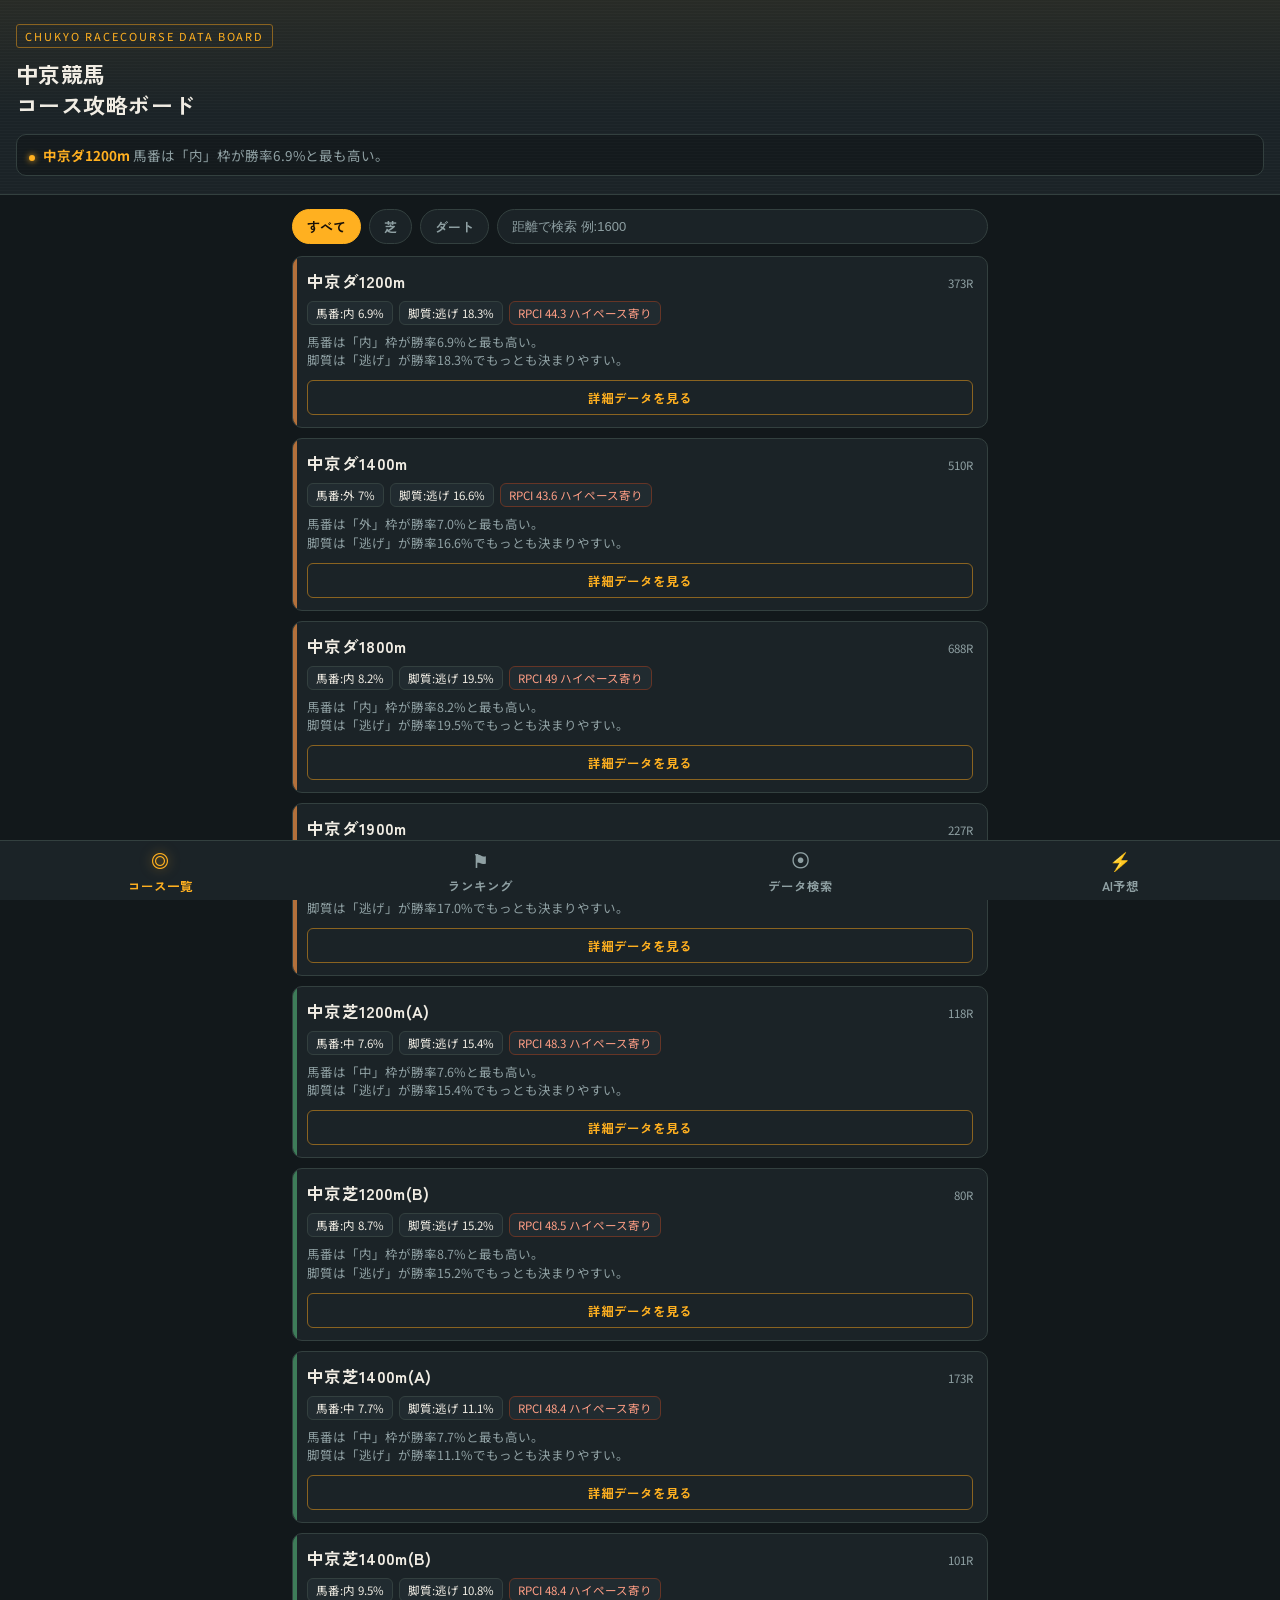
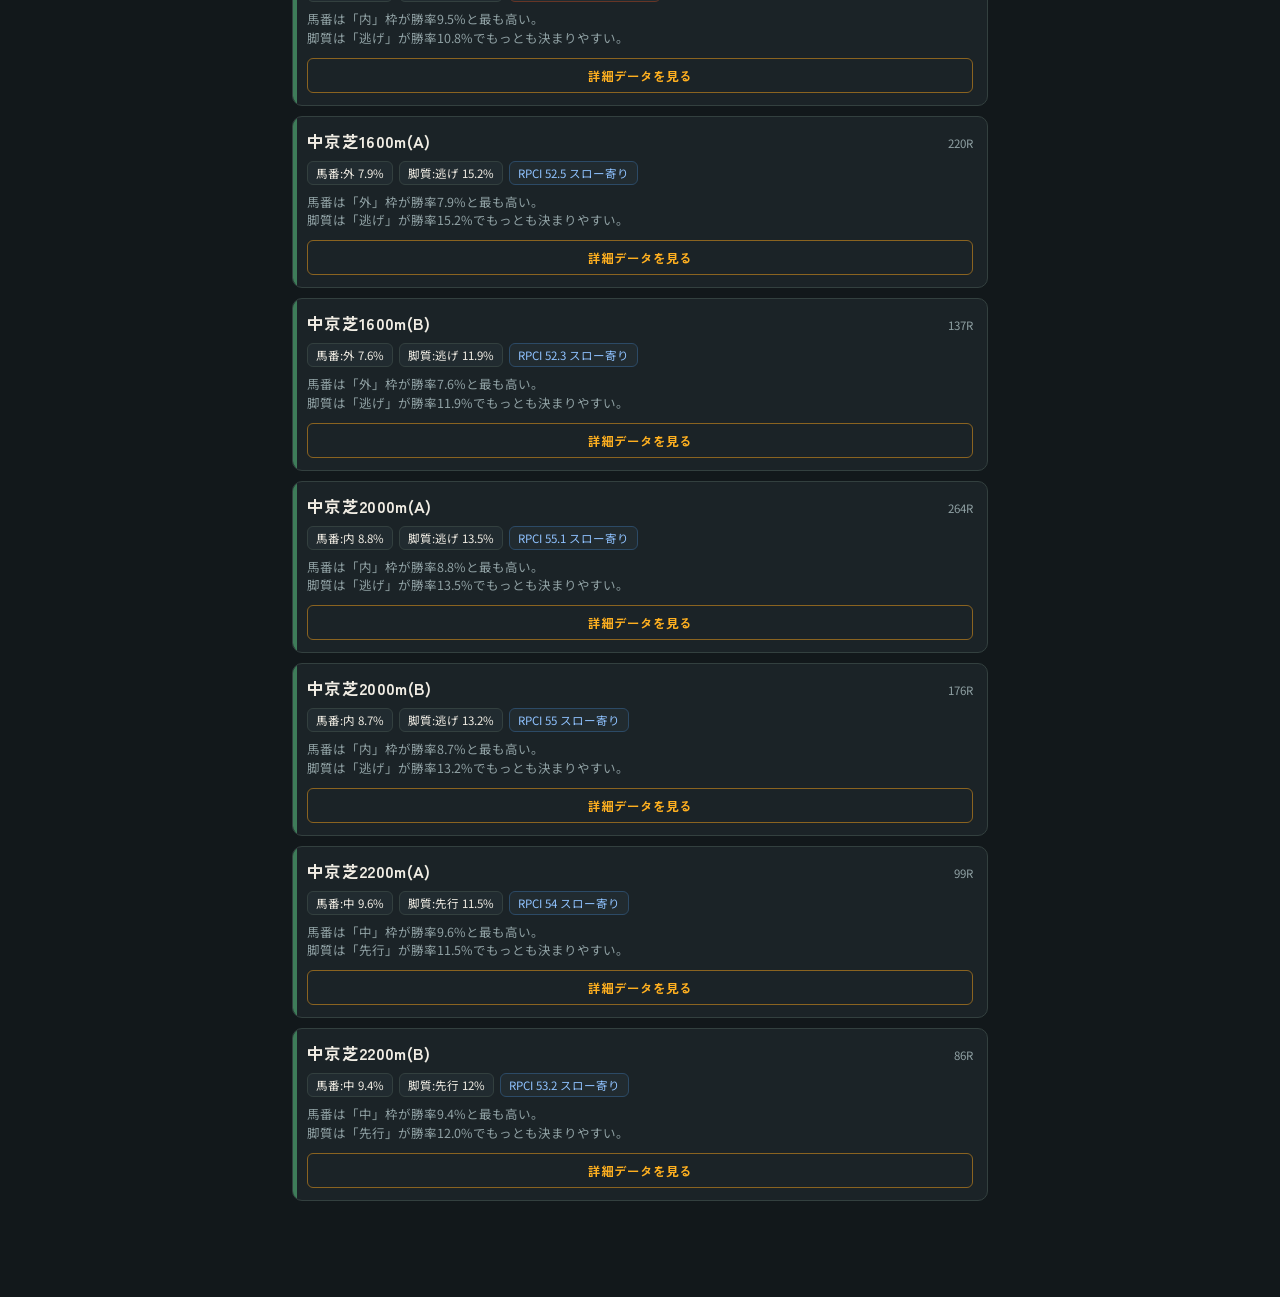
<file: index.html>
<!doctype html>
<html lang="ja">
<head>
<meta charset="utf-8">
<meta name="viewport" content="width=device-width, initial-scale=1, viewport-fit=cover">
<title>中京競馬 攻略ボード</title>
<meta name="description" content="中京競馬場のコース別データ分析。馬番・脚質・ペース傾向、夏競馬(6-8月)の特徴をまとめた攻略ボード。">
<link rel="preconnect" href="https://fonts.googleapis.com">
<link rel="preconnect" href="https://fonts.gstatic.com" crossorigin>
<link href="https://fonts.googleapis.com/css2?family=Zen+Kaku+Gothic+New:wght@500;700;900&family=Noto+Sans+JP:wght@400;500;700&display=swap" rel="stylesheet">
<link rel="stylesheet" href="assets/style.css?v=10">
</head>
<body>

<header class="hero">
  <span class="eyebrow">CHUKYO RACECOURSE DATA BOARD</span>
  <h1>中京競馬<br>コース攻略ボード</h1>
  <div class="ticker" id="ticker">
    <span class="ticker-inner"><span class="dot"></span>データ読込中…</span>
  </div>
</header>

<main>
  <section id="tab-overview">
    <div class="filter-row">
      <button class="chip-toggle active" data-surface="all">すべて</button>
      <button class="chip-toggle" data-surface="芝">芝</button>
      <button class="chip-toggle" data-surface="ダ">ダート</button>
      <input class="searchbox" id="course-search" placeholder="距離で検索 例:1600">
    </div>
    <div class="course-grid" id="course-list">
      <div class="loading-note">読み込み中…</div>
    </div>
  </section>

  <section id="tab-ranking" hidden>
    <div class="search-controls">
      <select id="rk-course">
        <option value="ALL">全コース通算</option>
      </select>
      <div class="filter-grid">
        <select id="rk-type">
          <option value="jockey">騎手</option>
          <option value="trainer">調教師</option>
          <option value="sire">種牡馬</option>
        </select>
        <select id="rk-sort">
          <option value="win_pct">勝率順</option>
          <option value="place_pct">複勝率順</option>
          <option value="win_roi">単勝回収率順</option>
          <option value="place_roi">複勝回収率順</option>
          <option value="n">騎乗数順</option>
        </select>
        <select id="rk-minn">
          <option value="5">最低5走以上</option>
          <option value="10" selected>最低10走以上</option>
          <option value="20">最低20走以上</option>
          <option value="30">最低30走以上</option>
          <option value="50">最低50走以上</option>
        </select>
      </div>
    </div>
    <div class="search-summary" id="rk-summary"></div>
    <p class="empty-note" style="padding:6px 2px; text-align:left;">※回収率は単勝/複勝100円払い戻しベースの過去実績です。サンプル数が少ない条件は偶然の影響が大きいので「最低○走以上」を上げて確認してください。</p>
    <div class="entry-list" id="rk-results"></div>
  </section>

  <section id="tab-predict" hidden>
    <div class="search-controls">
      <select id="pr-race">
        <option value="">予想レースを選択してください</option>
      </select>
    </div>
    <p class="empty-note" style="padding:6px 2px; text-align:left;" id="pr-disclaimer"></p>
    <div id="pr-result"></div>
  </section>

  <section id="tab-search" hidden>
    <div class="search-controls">
      <select id="sel-course"><option value="">コースを選択してください</option></select>
      <div class="filter-grid">
        <select id="sel-season">
          <option value="all">季節：すべて</option>
          <option value="summer">夏(6-8月)のみ</option>
          <option value="other">夏以外</option>
        </select>
        <select id="sel-cond">
          <option value="all">馬場：すべて</option>
          <option value="良">良</option>
          <option value="稍重">稍重</option>
          <option value="重">重</option>
          <option value="不良">不良</option>
        </select>
        <select id="sel-zone">
          <option value="all">馬番ゾーン：すべて</option>
          <option value="内">内</option>
          <option value="中">中</option>
          <option value="外">外</option>
        </select>
        <select id="sel-style">
          <option value="all">脚質：すべて</option>
          <option value="逃げ">逃げ</option>
          <option value="先行">先行</option>
          <option value="差し">差し</option>
          <option value="追込">追込</option>
        </select>
      </div>
      <input id="sel-keyword" placeholder="馬名・騎手・レース名で検索">
    </div>
    <div class="search-summary" id="search-summary"></div>
    <div class="entry-list" id="search-results"></div>
    <button class="more-btn" id="more-btn" hidden>もっと見る</button>
  </section>
</main>

<div class="modal" id="modal" hidden>
  <div class="sheet" id="modal-sheet"></div>
</div>

<nav class="tabbar">
  <button data-tab="overview" class="active"><span class="ic">&#9678;</span>コース一覧</button>
  <button data-tab="ranking"><span class="ic">&#9873;</span>ランキング</button>
  <button data-tab="search"><span class="ic">&#9737;</span>データ検索</button>
  <button data-tab="predict"><span class="ic">&#9889;</span>AI予想</button>
</nav>

<script src="assets/app.js?v=10"></script>
</body>
</html>
</file>
<file: assets/style.css>
/* ==========================================================
   中京競馬 攻略データベース ー 電光掲示板テーマ
   Turf(芝)=モスグリーン / Dirt(ダート)=クレイオレンジ
   数値はアンバーLEDの発光風に見せる
   ========================================================== */

:root{
  --bg:        #12181B;
  --panel:     #1B2327;
  --panel-2:   #212B30;
  --line:      #33403F;
  --turf:      #3E7C59;
  --turf-soft: #2C5A41;
  --dirt:      #B3703B;
  --dirt-soft: #8A5429;
  --amber:     #FFB020;
  --amber-dim: #8A6320;
  --text:      #F1EDE4;
  --text-mute: #8FA0A3;
  --danger:    #D9694F;
  --radius: 10px;
}

*{ box-sizing: border-box; }
html,body{ margin:0; padding:0; }

body{
  background: var(--bg);
  color: var(--text);
  font-family: "Noto Sans JP", "Hiragino Sans", sans-serif;
  -webkit-font-smoothing: antialiased;
  padding-bottom: 76px; /* タブバー分 */
}

h1,h2,h3, .disp{
  font-family: "Zen Kaku Gothic New", "Noto Sans JP", sans-serif;
  font-weight: 700;
  letter-spacing: .02em;
  margin: 0;
}

.num{
  font-family: "Zen Kaku Gothic New", sans-serif;
  font-weight: 700;
  font-variant-numeric: tabular-nums;
  color: var(--amber);
  text-shadow: 0 0 8px rgba(255,176,32,.35);
}

/* ---------- ヒーロー ---------- */
.hero{
  padding: 22px 16px 18px;
  background:
    linear-gradient(180deg, rgba(255,176,32,.06), transparent 60%),
    repeating-linear-gradient(0deg, rgba(255,255,255,.02) 0 1px, transparent 1px 3px),
    var(--panel);
  border-bottom: 1px solid var(--line);
  position: relative;
  overflow: hidden;
}
.hero .eyebrow{
  font-size: 11px;
  color: var(--amber);
  letter-spacing: .18em;
  border: 1px solid var(--amber-dim);
  display: inline-block;
  padding: 3px 8px;
  border-radius: 3px;
  margin-bottom: 10px;
}
.hero h1{
  font-size: 22px;
  line-height: 1.4;
}
.hero .ticker{
  margin-top: 14px;
  border: 1px solid var(--line);
  background: rgba(0,0,0,.25);
  border-radius: var(--radius);
  padding: 10px 12px;
  font-size: 13.5px;
  color: var(--text-mute);
  min-height: 40px;
  display:flex;
  align-items:center;
}
.hero .ticker b{ color: var(--amber); font-weight:700; }
.hero .ticker .dot{
  display:inline-block; width:6px;height:6px;border-radius:50%;
  background: var(--amber); margin-right:8px; flex:0 0 auto;
  box-shadow:0 0 6px var(--amber);
}
@media (prefers-reduced-motion: no-preference){
  .hero .ticker-inner{ animation: fadeswap .3s ease; }
}
@keyframes fadeswap{ from{ opacity:0; transform: translateY(3px);} to{opacity:1; transform:none;} }

/* ---------- タブバー(下部固定) ---------- */
.tabbar{
  position: fixed; left:0; right:0; bottom:0;
  display:flex; height:60px;
  background: var(--panel);
  border-top: 1px solid var(--line);
  z-index: 40;
}
.tabbar button{
  flex:1; background:none; border:none; color: var(--text-mute);
  font-family: "Zen Kaku Gothic New", sans-serif; font-weight:700; font-size:12.5px;
  display:flex; flex-direction:column; align-items:center; justify-content:center; gap:3px;
}
.tabbar button .ic{ font-size:18px; }
.tabbar button.active{ color: var(--amber); }
.tabbar button.active .ic{ filter: drop-shadow(0 0 6px rgba(255,176,32,.5)); }

main{ padding: 14px 12px 20px; max-width: 720px; margin: 0 auto; }

/* ---------- フィルター行 ---------- */
.filter-row{ display:flex; gap:8px; margin-bottom: 12px; flex-wrap:wrap; }
.chip-toggle{
  border: 1px solid var(--line); background: var(--panel);
  color: var(--text-mute); border-radius: 20px; padding: 7px 14px;
  font-size: 13px; font-weight:700; font-family:"Zen Kaku Gothic New",sans-serif;
}
.chip-toggle.active{ background: var(--amber); color:#181008; border-color: var(--amber); }
.searchbox{
  flex:1; min-width: 140px;
  background: var(--panel); border:1px solid var(--line); border-radius:20px;
  color: var(--text); padding: 7px 14px; font-size: 13px;
}
.searchbox::placeholder{ color: var(--text-mute); }

/* ---------- コースカード ---------- */
.course-grid{ display:flex; flex-direction:column; gap:10px; }
.course-card{
  background: var(--panel); border:1px solid var(--line); border-radius: var(--radius);
  padding: 12px 14px; position:relative; overflow:hidden;
}
.course-card::before{
  content:""; position:absolute; left:0; top:0; bottom:0; width:4px;
}
.course-card.surface-芝::before{ background: var(--turf); }
.course-card.surface-ダ::before{ background: var(--dirt); }

.course-card .top-row{ display:flex; justify-content:space-between; align-items:baseline; }
.course-card h3{ font-size: 16.5px; }
.course-card .n{ font-size: 11.5px; color: var(--text-mute); }
.course-card .badges{ display:flex; gap:6px; margin-top:8px; flex-wrap:wrap; }
.badge{
  font-size: 11.5px; padding: 3px 8px; border-radius: 6px;
  background: var(--panel-2); border: 1px solid var(--line); color: var(--text);
}
.badge.pace-slow{ color:#8FC2FF; border-color:#2C4A66; }
.badge.pace-fast{ color:#FF9E85; border-color:#663526; }
.course-card .note{ margin-top: 8px; font-size: 12.5px; color: var(--text-mute); line-height:1.5; }
.course-card .note b{ color: var(--text); }
.course-card .detail-btn{
  margin-top:10px; width:100%; background:none; border:1px solid var(--amber-dim);
  color: var(--amber); border-radius: 6px; padding: 7px 0; font-weight:700; font-size:12.5px;
  font-family:"Zen Kaku Gothic New",sans-serif;
}

/* ---------- モーダル(コース詳細) ---------- */
.modal{
  position: fixed; inset:0; background: rgba(0,0,0,.65); z-index: 60;
  display:flex; align-items:flex-end;
}
.modal[hidden]{ display:none; }
.modal .sheet{
  background: var(--bg); width:100%; max-height: 88vh; overflow-y:auto;
  border-radius: 16px 16px 0 0; padding: 16px 16px 28px; border-top: 1px solid var(--line);
}
.modal .sheet-head{ display:flex; justify-content:space-between; align-items:center; margin-bottom: 10px; }
.modal .close-btn{ background:none; border:1px solid var(--line); color:var(--text-mute); border-radius:6px; padding:4px 10px; font-size:12px;}
.stat-table{ width:100%; border-collapse: collapse; margin: 8px 0 14px; font-size: 13px; }
.stat-table th,.stat-table td{ border-bottom:1px solid var(--line); padding:6px 4px; text-align:right; }
.stat-table th:first-child, .stat-table td:first-child{ text-align:left; color: var(--text-mute); }
.stat-table td.num, .stat-table th.num{ color: var(--amber); font-family:"Zen Kaku Gothic New",sans-serif; font-weight:700; }
.section-label{ font-size:12px; color: var(--text-mute); letter-spacing:.08em; margin: 14px 0 2px; text-transform:uppercase; }
.takeaway-list{ list-style:none; padding:0; margin:6px 0 0; display:flex; flex-direction:column; gap:6px; }
.takeaway-list li{
  font-size: 13px; background: var(--panel); border:1px solid var(--line); border-radius:8px;
  padding: 8px 10px; line-height:1.5;
}
.takeaway-list li::before{ content:"▸ "; color: var(--amber); }

.cross-block{ margin-bottom: 10px; }
.cross-head{
  font-size: 12.5px; font-weight:700; font-family:"Zen Kaku Gothic New",sans-serif;
  padding: 4px 0; margin-bottom: 4px;
}
.cross-head.good{ color: var(--amber); }
.cross-head.bad{ color: var(--danger); }
.cross-row{
  display:flex; justify-content:space-between; align-items:center; gap:8px;
  background: var(--panel); border:1px solid var(--line); border-radius:8px;
  padding: 8px 10px; font-size: 12px; margin-bottom: 5px; flex-wrap:wrap;
}
.cross-row .cross-label{ font-weight:700; font-size:13px; }
.cross-row .cross-nums{ color: var(--text-mute); font-size: 11.5px; }
.cross-row .cross-nums b{ color: var(--amber); font-family:"Zen Kaku Gothic New",sans-serif; }

/* ---------- 検索タブ ---------- */
.search-controls{ display:flex; flex-direction:column; gap:8px; margin-bottom: 10px; }
.search-controls select, .search-controls input{
  background: var(--panel); border:1px solid var(--line); color: var(--text);
  border-radius: 8px; padding: 9px 10px; font-size: 13.5px; width:100%;
}
.filter-grid{ display:grid; grid-template-columns: 1fr 1fr; gap:8px; }
.search-summary{ font-size: 12.5px; color: var(--text-mute); margin: 4px 2px 10px; }
.entry-list{ display:flex; flex-direction:column; gap:6px; }
.entry-row{
  background: var(--panel); border:1px solid var(--line); border-radius:8px;
  padding: 8px 10px; font-size: 12.5px; display:flex; flex-direction:column; gap:3px;
}
.entry-row .line1{ display:flex; justify-content:space-between; color: var(--text-mute); font-size:11px; }
.entry-row .line2{ display:flex; justify-content:space-between; align-items:baseline; }
.entry-row .horse{ font-weight:700; font-size: 13.5px; }
.entry-row .finish{ font-family:"Zen Kaku Gothic New",sans-serif; font-weight:700; }
.entry-row .finish.win{ color: var(--amber); }
.entry-row .tags{ display:flex; gap:5px; margin-top:2px; }
.entry-row .tag{ font-size:10.5px; padding:1px 6px; border-radius:4px; background:var(--panel-2); color:var(--text-mute); }

/* ---------- AI予想 ---------- */
.predict-row .tags{ flex-wrap:wrap; }
.score-bar-track{
  width:100%; height:6px; border-radius:4px; background:var(--panel-2);
  margin:6px 0 4px; overflow:hidden;
}
.score-bar-fill{ height:100%; border-radius:4px; }
#pr-race{
  width:100%; background: var(--panel); border:1px solid var(--line); border-radius: var(--radius);
  color: var(--text); padding: 9px 12px; font-size: 13.5px;
}

.more-btn{
  width:100%; margin-top:10px; padding:11px 0; border-radius:8px;
  background: var(--panel); border:1px solid var(--line); color: var(--text);
  font-weight:700; font-family:"Zen Kaku Gothic New",sans-serif;
}

.empty-note{ text-align:center; color: var(--text-mute); padding: 30px 10px; font-size:13px; }
.loading-note{ text-align:center; color: var(--text-mute); padding: 20px 10px; font-size:13px; }

.low-sample-flag{ color: var(--danger); font-size:11px; }
</file>
